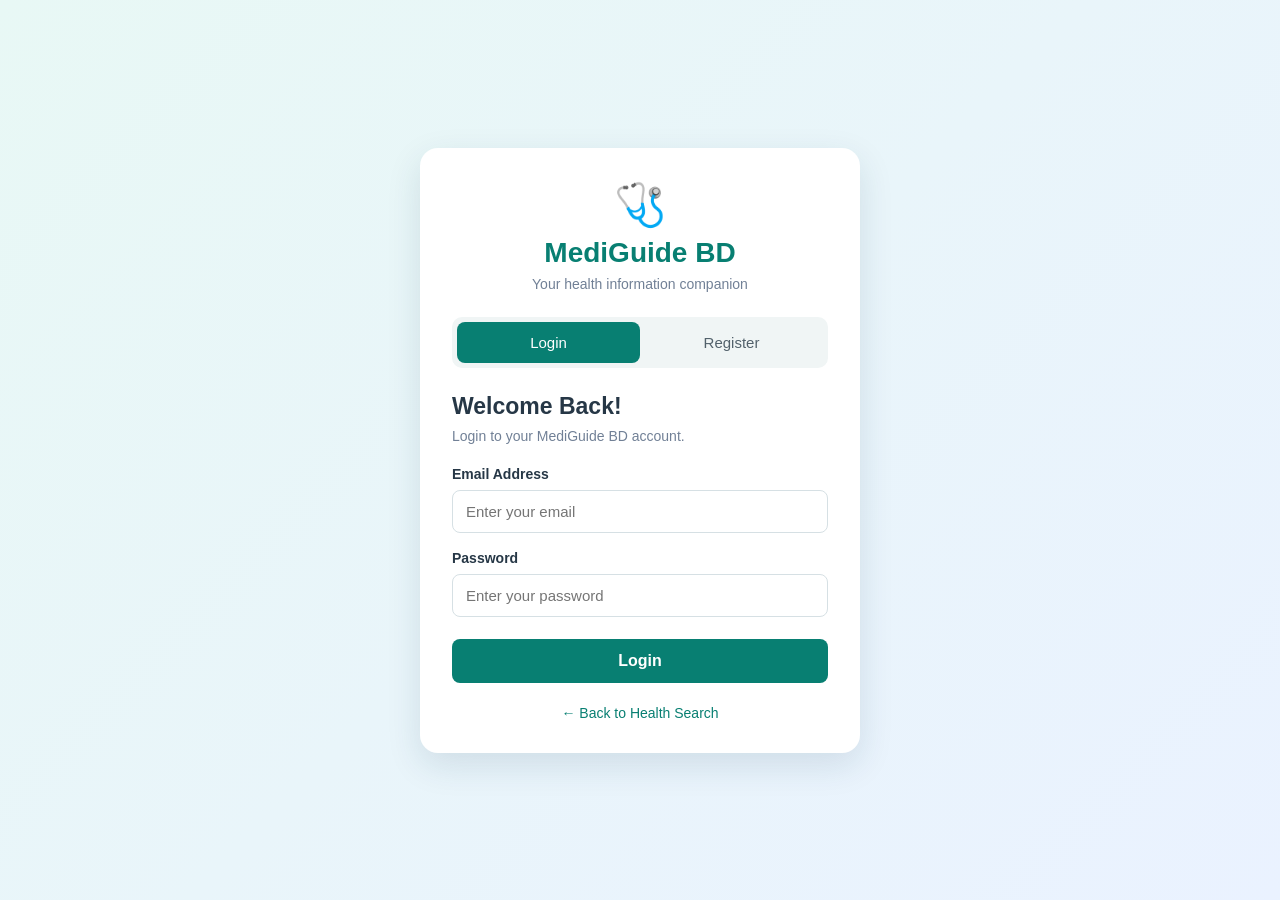
<file: frontend/auth.html>
<!DOCTYPE html>
<html lang="en">
<head>
    <meta charset="UTF-8">
    <meta name="viewport" content="width=device-width, initial-scale=1.0">
    <title>MediGuide BD | Account</title>

    <style>
        * {
            margin: 0;
            padding: 0;
            box-sizing: border-box;
            font-family: Arial, sans-serif;
        }

        body {
            min-height: 100vh;
            background: linear-gradient(135deg, #e8f8f5, #eaf2ff);
            display: flex;
            align-items: center;
            justify-content: center;
            padding: 20px;
            color: #263746;
        }

        .container {
            width: 100%;
            max-width: 440px;
            background: white;
            padding: 32px;
            border-radius: 18px;
            box-shadow: 0 12px 35px rgba(20,60,80,.12);
        }

        .brand {
            text-align: center;
            margin-bottom: 25px;
        }

        .brand-icon {
            font-size: 42px;
            margin-bottom: 8px;
        }

        .brand h1 {
            color: #087f72;
            font-size: 28px;
        }

        .brand p {
            color: #718096;
            font-size: 14px;
            margin-top: 7px;
        }

        .tabs {
            display: flex;
            background: #f0f5f5;
            padding: 5px;
            border-radius: 10px;
            margin-bottom: 25px;
        }

        .tab {
            flex: 1;
            border: none;
            padding: 12px;
            cursor: pointer;
            border-radius: 8px;
            font-size: 15px;
            background: transparent;
            color: #52616b;
        }

        .tab.active {
            background: #087f72;
            color: white;
        }

        h2 {
            font-size: 23px;
            margin-bottom: 8px;
        }

        .subtitle {
            font-size: 14px;
            color: #718096;
            margin-bottom: 22px;
        }

        .field {
            margin-bottom: 17px;
        }

        label {
            display: block;
            font-size: 14px;
            font-weight: bold;
            margin-bottom: 8px;
        }

        input {
            width: 100%;
            padding: 12px 13px;
            border: 1px solid #d6e0e4;
            border-radius: 8px;
            font-size: 15px;
            outline: none;
        }

        input:focus {
            border-color: #087f72;
            box-shadow: 0 0 0 3px rgba(8,127,114,.1);
        }

        .submit-btn {
            width: 100%;
            border: none;
            background: #087f72;
            color: white;
            padding: 13px;
            border-radius: 8px;
            font-size: 16px;
            font-weight: bold;
            cursor: pointer;
            margin-top: 5px;
        }

        .submit-btn:hover {
            background: #06665c;
        }

        .submit-btn:disabled {
            opacity: .65;
            cursor: not-allowed;
        }

        .message {
            display: none;
            padding: 12px;
            border-radius: 8px;
            margin-bottom: 16px;
            font-size: 14px;
            line-height: 1.5;
            overflow-wrap: anywhere;
        }

        .message.success {
            display: block;
            color: #17663b;
            background: #e8f8ee;
        }

        .message.error {
            display: block;
            color: #a12626;
            background: #fff0f0;
        }

        .back-link {
            display: block;
            text-align: center;
            margin-top: 22px;
            color: #087f72;
            text-decoration: none;
            font-size: 14px;
        }

        .hidden {
            display: none !important;
        }

        .note {
            font-size: 12px;
            color: #718096;
            margin-top: 8px;
            line-height: 1.5;
        }

        @media(max-width:480px) {
            .container {
                padding: 24px 20px;
            }
        }
    </style>
</head>

<body>

<main class="container">

    <div class="brand">
        <div class="brand-icon">🩺</div>
        <h1>MediGuide BD</h1>
        <p>Your health information companion</p>
    </div>

    <div class="tabs">
        <button type="button" class="tab active" id="loginTab">
            Login
        </button>

        <button type="button" class="tab" id="registerTab">
            Register
        </button>
    </div>

    <div id="message" class="message" role="status"></div>

    <!-- Login Form -->
    <section id="loginSection">

        <h2>Welcome Back!</h2>
        <p class="subtitle">Login to your MediGuide BD account.</p>

        <form id="loginForm">

            <div class="field">
                <label for="loginEmail">Email Address</label>
                <input
                    type="email"
                    id="loginEmail"
                    name="email"
                    placeholder="Enter your email"
                    maxlength="150"
                    autocomplete="email"
                    required
                >
            </div>

            <div class="field">
                <label for="loginPassword">Password</label>
                <input
                    type="password"
                    id="loginPassword"
                    name="password"
                    placeholder="Enter your password"
                    autocomplete="current-password"
                    required
                >
            </div>

            <button type="submit" class="submit-btn" id="loginButton">
                Login
            </button>

        </form>
    </section>

    <!-- Registration Form -->
    <section id="registerSection" class="hidden">

        <h2>Create Account</h2>
        <p class="subtitle">Register to get started with MediGuide BD.</p>

        <form id="registerForm">

            <div class="field">
                <label for="fullName">Full Name</label>
                <input
                    type="text"
                    id="fullName"
                    name="full_name"
                    placeholder="Enter your full name"
                    minlength="2"
                    maxlength="100"
                    autocomplete="name"
                    required
                >
            </div>

            <div class="field">
                <label for="registerEmail">Email Address</label>
                <input
                    type="email"
                    id="registerEmail"
                    name="email"
                    placeholder="Enter your email"
                    maxlength="150"
                    autocomplete="email"
                    required
                >
            </div>

            <div class="field">
                <label for="registerPassword">Password</label>
                <input
                    type="password"
                    id="registerPassword"
                    name="password"
                    placeholder="Create a password"
                    minlength="8"
                    autocomplete="new-password"
                    required
                >
                <p class="note">Use at least 8 characters.</p>
            </div>

            <button type="submit" class="submit-btn" id="registerButton">
                Create Account
            </button>

        </form>
    </section>

    <a href="index.html" class="back-link">
        ← Back to Health Search
    </a>

</main>

<script>
    const loginTab = document.getElementById('loginTab');
    const registerTab = document.getElementById('registerTab');

    const loginSection = document.getElementById('loginSection');
    const registerSection = document.getElementById('registerSection');

    const loginForm = document.getElementById('loginForm');
    const registerForm = document.getElementById('registerForm');

    const messageBox = document.getElementById('message');

    const loginButton = document.getElementById('loginButton');
    const registerButton = document.getElementById('registerButton');

    function showMessage(text, type) {
        messageBox.textContent = text;
        messageBox.className = 'message ' + type;
    }

    function clearMessage() {
        messageBox.textContent = '';
        messageBox.className = 'message';
    }

    function showLogin() {
        loginSection.classList.remove('hidden');
        registerSection.classList.add('hidden');

        loginTab.classList.add('active');
        registerTab.classList.remove('active');

        clearMessage();
    }

    function showRegister() {
        registerSection.classList.remove('hidden');
        loginSection.classList.add('hidden');

        registerTab.classList.add('active');
        loginTab.classList.remove('active');

        clearMessage();
    }

    loginTab.addEventListener('click', showLogin);
    registerTab.addEventListener('click', showRegister);

    async function sendRequest(url, data) {

        let response;

        try {
            response = await fetch(url, {
                method: 'POST',
                headers: {
                    'Content-Type': 'application/json'
                },
                credentials: 'same-origin',
                body: JSON.stringify(data)
            });

        } catch (error) {
            throw new Error(
                'Server connection failed. Check whether backend is running.'
            );
        }

        const responseText = await response.text();

        let result = {};

        try {
            result = JSON.parse(responseText);
        } catch {
            result = {};
        }

        if (!response.ok) {
            throw new Error(
                result.error ||
                responseText.slice(0, 200) ||
                'Request failed. HTTP ' + response.status
            );
        }

        return result;
    }

    // Registration
    registerForm.addEventListener('submit', async function(event) {

        event.preventDefault();
        clearMessage();

        const fullName =
            document.getElementById('fullName').value.trim();

        const email =
            document.getElementById('registerEmail').value.trim();

        const password =
            document.getElementById('registerPassword').value;

        if (fullName.length < 2) {
            showMessage('Please enter your full name.', 'error');
            return;
        }

        if (password.length < 8) {
            showMessage('Password must be at least 8 characters.', 'error');
            return;
        }

        registerButton.disabled = true;
        registerButton.textContent = 'Creating Account...';

        try {

            const result = await sendRequest('/api/register', {
                full_name: fullName,
                email: email,
                password: password
            });

            showLogin();

            document.getElementById('loginEmail').value = email;
            document.getElementById('loginPassword').value = '';

            showMessage(
                result.message || 'Registration successful! Please login.',
                'success'
            );

            registerForm.reset();

        } catch (error) {

            showMessage(error.message, 'error');

        } finally {

            registerButton.disabled = false;
            registerButton.textContent = 'Create Account';

        }

    });

    // Login
    loginForm.addEventListener('submit', async function(event) {

        event.preventDefault();
        clearMessage();

        const email =
            document.getElementById('loginEmail').value.trim();

        const password =
            document.getElementById('loginPassword').value;

        loginButton.disabled = true;
        loginButton.textContent = 'Logging in...';

        try {

            const result = await sendRequest('/api/login', {
                email: email,
                password: password
            });

            showMessage(
                result.message || 'Login successful!',
                'success'
            );

            setTimeout(function() {
                window.location.href = 'dashboard.html';
            }, 1000);

        } catch (error) {

            showMessage(error.message, 'error');

        } finally {

            loginButton.disabled = false;
            loginButton.textContent = 'Login';

        }

    });
</script>

</body>
</html>
</file>
